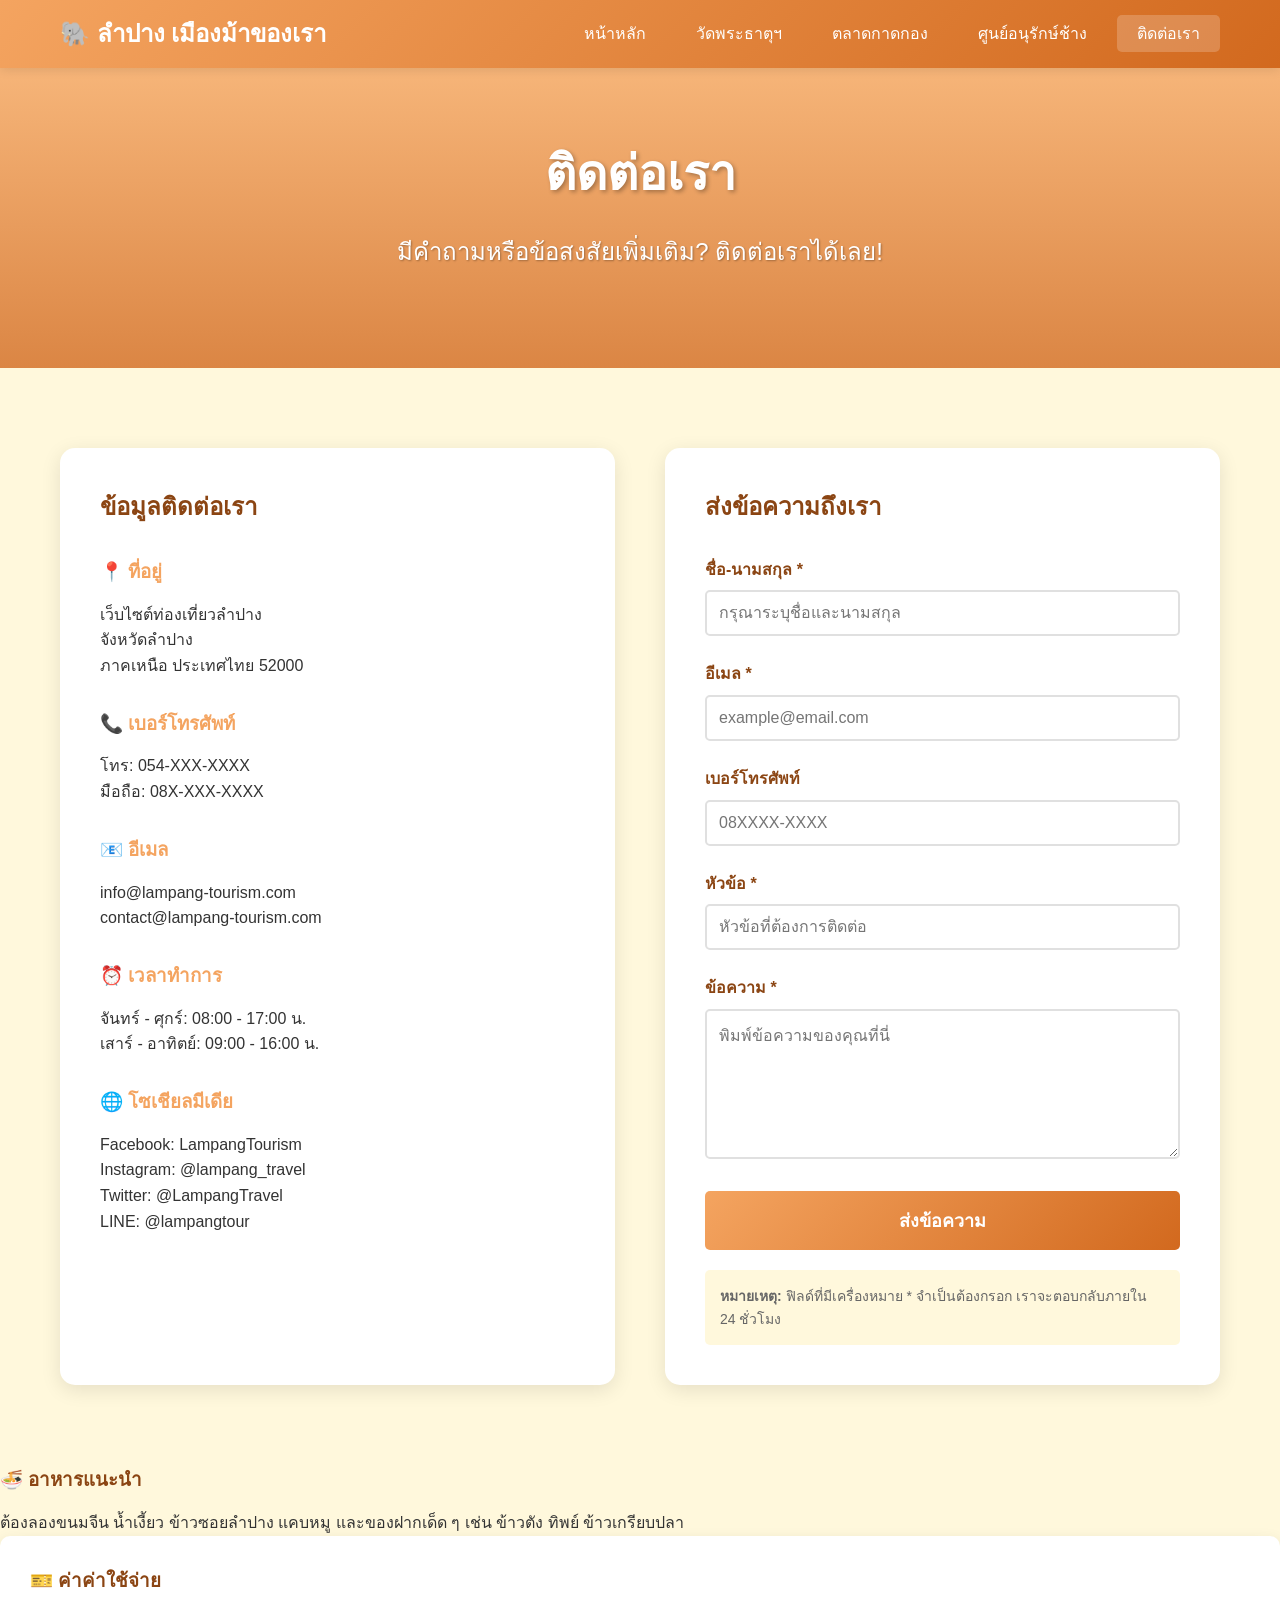
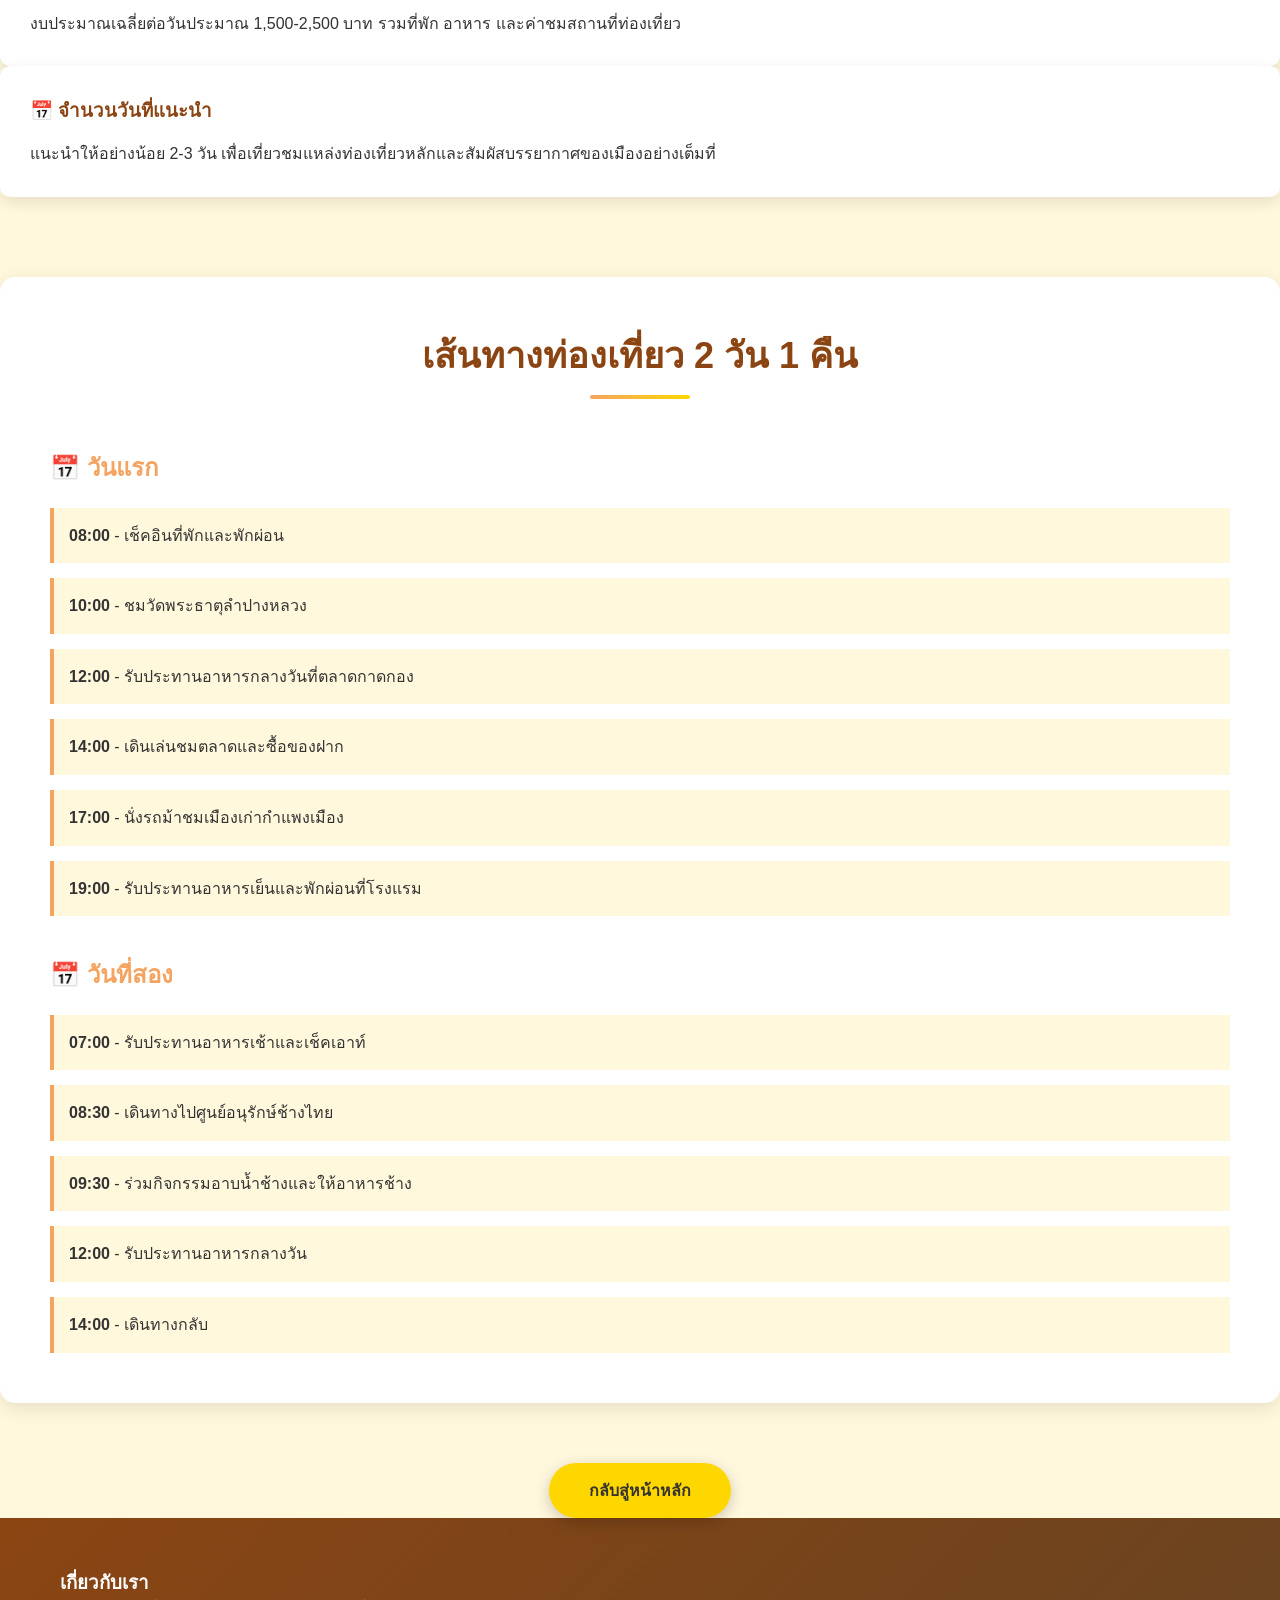
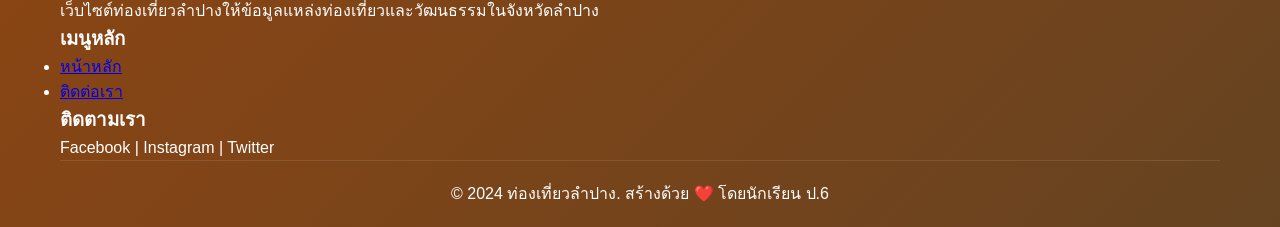
<file: contact.html>
<!DOCTYPE html>
<html lang="th">
<head>
    <meta charset="UTF-8">
    <meta name="viewport" content="width=device-width, initial-scale=1.0">
    <title>ติดต่อเรา - ท่องเที่ยวลำปาง</title>
    <link rel="stylesheet" href="styles.css">
</head>
<body>
    <!-- Header และ Navigation -->
    <header>
        <div class="container">
            <div class="logo">
                <h1>🐘 ลำปาง เมืองม้าของเรา</h1>
            </div>
            <nav>
                <ul>
                    <li><a href="index.html">หน้าหลัก</a></li>
                    <li><a href="wat-phra-that.html">วัดพระธาตุฯ</a></li>
                    <li><a href="kad-kong-ta.html">ตลาดกาดกอง</a></li>
                    <li><a href="elephant-center.html">ศูนย์อนุรักษ์ช้าง</a></li>
                    <li><a href="contact.html" class="active">ติดต่อเรา</a></li>
                </ul>
            </nav>
        </div>
    </header>

    <!-- Hero Section -->
    <section class="hero" style="height: 300px; background-image: linear-gradient(rgba(244, 164, 96, 0.8), rgba(210, 105, 30, 0.8)), url('https://images.unsplash.com/photo-1423666639041-f56000c27a9a?w=1600&h=400&fit=crop');">
        <div class="hero-content">
            <h2>ติดต่อเรา</h2>
            <p>มีคำถามหรือข้อสงสัยเพิ่มเติม? ติดต่อเราได้เลย!</p>
        </div>
    </section>

    <!-- Contact Section -->
    <section class="contact-section">
        <div class="container">
            <div class="contact-container">
                <div class="contact-info">
                    <h2 style="color: #8B4513; margin-bottom: 30px;">ข้อมูลติดต่อเรา</h2>

                    <div style="margin-bottom: 30px;">
                        <h3 style="color: #F4A460; margin-bottom: 15px;">📍 ที่อยู่</h3>
                        <p>เว็บไซต์ท่องเที่ยวลำปาง<br>
                        จังหวัดลำปาง<br>
                        ภาคเหนือ ประเทศไทย 52000</p>
                    </div>

                    <div style="margin-bottom: 30px;">
                        <h3 style="color: #F4A460; margin-bottom: 15px;">📞 เบอร์โทรศัพท์</h3>
                        <p>โทร: 054-XXX-XXXX<br>
                        มือถือ: 08X-XXX-XXXX</p>
                    </div>

                    <div style="margin-bottom: 30px;">
                        <h3 style="color: #F4A460; margin-bottom: 15px;">📧 อีเมล</h3>
                        <p>info@lampang-tourism.com<br>
                        contact@lampang-tourism.com</p>
                    </div>

                    <div style="margin-bottom: 30px;">
                        <h3 style="color: #F4A460; margin-bottom: 15px;">⏰ เวลาทำการ</h3>
                        <p>จันทร์ - ศุกร์: 08:00 - 17:00 น.<br>
                        เสาร์ - อาทิตย์: 09:00 - 16:00 น.</p>
                    </div>

                    <div>
                        <h3 style="color: #F4A460; margin-bottom: 15px;">🌐 โซเชียลมีเดีย</h3>
                        <p>Facebook: LampangTourism<br>
                        Instagram: @lampang_travel<br>
                        Twitter: @LampangTravel<br>
                        LINE: @lampangtour</p>
                    </div>
                </div>

                <div class="contact-form">
                    <h2 style="color: #8B4513; margin-bottom: 30px;">ส่งข้อความถึงเรา</h2>
                    <form>
                        <div class="form-group">
                            <label for="name">ชื่อ-นามสกุล *</label>
                            <input type="text" id="name" name="name" required placeholder="กรุณาระบุชื่อและนามสกุล">
                        </div>

                        <div class="form-group">
                            <label for="email">อีเมล *</label>
                            <input type="email" id="email" name="email" required placeholder="example@email.com">
                        </div>

                        <div class="form-group">
                            <label for="phone">เบอร์โทรศัพท์</label>
                            <input type="tel" id="phone" name="phone" placeholder="08XXXX-XXXX">
                        </div>

                        <div class="form-group">
                            <label for="subject">หัวข้อ *</label>
                            <input type="text" id="subject" name="subject" required placeholder="หัวข้อที่ต้องการติดต่อ">
                        </div>

                        <div class="form-group">
                            <label for="message">ข้อความ *</label>
                            <textarea id="message" name="message" required placeholder="พิมพ์ข้อความของคุณที่นี่"></textarea>
                        </div>

                        <button type="submit" class="submit-btn">ส่งข้อความ</button>
                    </form>

                    <div style="margin-top: 20px; padding: 15px; background-color: #FFF8DC; border-radius: 5px;">
                        <p style="font-size: 14px; color: #666; margin: 0;">
                            <strong>หมายเหตุ:</strong> ฟิลด์ที่มีเครื่องหมาย * จำเป็นต้องกรอก เราจะตอบกลับภายใน 24 ชั่วโมง
                        </p>
                    </div>
                </div>
            </div>
        </div>
    </section>
</body>
</html>
<h3 style="color: #8B4513; margin-bottom: 15px;">🍜 อาหารแนะนำ</h3>
<p>ต้องลองขนมจีน น้ำเงี้ยว ข้าวซอยลำปาง แคบหมู และของฝากเด็ด ๆ เช่น ข้าวตัง ทิพย์ ข้าวเกรียบปลา</p>
</div>

<div style="background-color: white; padding: 30px; border-radius: 10px; box-shadow: 0 5px 15px rgba(0,0,0,0.1);">
    <h3 style="color: #8B4513; margin-bottom: 15px;">🎫 ค่าค่าใช้จ่าย</h3>
    <p>งบประมาณเฉลี่ยต่อวันประมาณ 1,500-2,500 บาท รวมที่พัก อาหาร และค่าชมสถานที่ท่องเที่ยว</p>
</div>

<div style="background-color: white; padding: 30px; border-radius: 10px; box-shadow: 0 5px 15px rgba(0,0,0,0.1);">
    <h3 style="color: #8B4513; margin-bottom: 15px;">📅 จำนวนวันที่แนะนำ</h3>
    <p>แนะนำให้อย่างน้อย 2-3 วัน เพื่อเที่ยวชมแหล่งท่องเที่ยวหลักและสัมผัสบรรยากาศของเมืองอย่างเต็มที่</p>
</div>

<!-- เส้นทางท่องเที่ยวแนะนำ -->
<div style="margin-top: 80px; background-color: white; padding: 50px; border-radius: 15px; box-shadow: 0 5px 20px rgba(0,0,0,0.1);">
    <h2 class="section-title">เส้นทางท่องเที่ยว 2 วัน 1 คืน</h2>

    <div style="margin-bottom: 40px;">
        <h3 style="color: #F4A460; margin-bottom: 20px; font-size: 24px;">📅 วันแรก</h3>
        <ul style="list-style: none; padding-left: 0;">
            <li style="padding: 15px; border-left: 4px solid #F4A460; margin-bottom: 15px; background-color: #FFF8DC;">
                <strong>08:00</strong> - เช็คอินที่พักและพักผ่อน
            </li>
            <li style="padding: 15px; border-left: 4px solid #F4A460; margin-bottom: 15px; background-color: #FFF8DC;">
                <strong>10:00</strong> - ชมวัดพระธาตุลำปางหลวง
            </li>
            <li style="padding: 15px; border-left: 4px solid #F4A460; margin-bottom: 15px; background-color: #FFF8DC;">
                <strong>12:00</strong> - รับประทานอาหารกลางวันที่ตลาดกาดกอง
            </li>
            <li style="padding: 15px; border-left: 4px solid #F4A460; margin-bottom: 15px; background-color: #FFF8DC;">
                <strong>14:00</strong> - เดินเล่นชมตลาดและซื้อของฝาก
            </li>
            <li style="padding: 15px; border-left: 4px solid #F4A460; margin-bottom: 15px; background-color: #FFF8DC;">
                <strong>17:00</strong> - นั่งรถม้าชมเมืองเก่ากำแพงเมือง
            </li>
            <li style="padding: 15px; border-left: 4px solid #F4A460; background-color: #FFF8DC;">
                <strong>19:00</strong> - รับประทานอาหารเย็นและพักผ่อนที่โรงแรม
            </li>
        </ul>
    </div>

    <div>
        <h3 style="color: #F4A460; margin-bottom: 20px; font-size: 24px;">📅 วันที่สอง</h3>
        <ul style="list-style: none; padding-left: 0;">
            <li style="padding: 15px; border-left: 4px solid #F4A460; margin-bottom: 15px; background-color: #FFF8DC;">
                <strong>07:00</strong> - รับประทานอาหารเช้าและเช็คเอาท์
            </li>
            <li style="padding: 15px; border-left: 4px solid #F4A460; margin-bottom: 15px; background-color: #FFF8DC;">
                <strong>08:30</strong> - เดินทางไปศูนย์อนุรักษ์ช้างไทย
            </li>
            <li style="padding: 15px; border-left: 4px solid #F4A460; margin-bottom: 15px; background-color: #FFF8DC;">
                <strong>09:30</strong> - ร่วมกิจกรรมอาบน้ำช้างและให้อาหารช้าง
            </li>
            <li style="padding: 15px; border-left: 4px solid #F4A460; margin-bottom: 15px; background-color: #FFF8DC;">
                <strong>12:00</strong> - รับประทานอาหารกลางวัน
            </li>
            <li style="padding: 15px; border-left: 4px solid #F4A460; background-color: #FFF8DC;">
                <strong>14:00</strong> - เดินทางกลับ
            </li>
        </ul>
    </div>
</div>

<!-- ปุ่มกลับสู่หน้าหลัก -->
<div style="margin-top: 60px; text-align: center;">
    <a href="index.html" class="btn">กลับสู่หน้าหลัก</a>
</div>
</div>
</section>

<!-- Footer -->
<footer>
    <div class="container">
        <div class="footer-content">
            <div class="footer-section">
                <h3>เกี่ยวกับเรา</h3>
                <p>เว็บไซต์ท่องเที่ยวลำปางให้ข้อมูลแหล่งท่องเที่ยวและวัฒนธรรมในจังหวัดลำปาง</p>
            </div>
            <div class="footer-section">
                <h3>เมนูหลัก</h3>
                <ul>
                    <li><a href="index.html">หน้าหลัก</a></li>
                    <li><a href="contact.html">ติดต่อเรา</a></li>
                </ul>
            </div>
            <div class="footer-section">
                <h3>ติดตามเรา</h3>
                <p>Facebook | Instagram | Twitter</p>
            </div>
        </div>
        <div class="footer-bottom">
            <p>&copy; 2024 ท่องเที่ยวลำปาง. สร้างด้วย ❤️ โดยนักเรียน ป.6</p>
        </div>
    </div>
</footer>
</body>
</html>
</file>
<file: styles.css>
/* ========== ตั้งค่าพื้นฐาน ========== */
* {
    margin: 0;
    padding: 0;
    box-sizing: border-box;
  }
  
  body {
    font-family: 'Segoe UI', Tahoma, Geneva, Verdana, sans-serif;
    line-height: 1.6;
    color: #333;
    background-color: #FFF8DC;
  }
  
  .container {
    max-width: 1200px;
    margin: 0 auto;
    padding: 0 20px;
  }
  
  /* ========== Header และ Navigation ========== */
  header {
    background: linear-gradient(135deg, #F4A460 0%, #D2691E 100%);
    box-shadow: 0 2px 10px rgba(0,0,0,0.1);
    position: sticky;
    top: 0;
    z-index: 1000;
  }
  
  header .container {
    display: flex;
    justify-content: space-between;
    align-items: center;
    padding: 15px 20px;
  }
  
  .logo h1 {
    color: white;
    font-size: 24px;
    font-weight: bold;
  }
  
  nav ul {
    display: flex;
    list-style: none;
    gap: 10px;
  }
  
  nav ul li a {
    color: white;
    text-decoration: none;
    padding: 10px 20px;
    border-radius: 5px;
    transition: all 0.3s ease;
    font-weight: 500;
  }
  
  nav ul li a:hover,
  nav ul li a.active {
    background-color: rgba(255,255,255,0.2);
    transform: translateY(-2px);
  }
  
  /* ========== Hero Section ========== */
  .hero {
    background: linear-gradient(
      rgba(244,164,96,0.8),
      rgba(210,105,30,0.8)
    ),
    url('images/lampang2.jpg') center/cover;
    height: 500px;
    display: flex;
    align-items: center;
    justify-content: center;
    text-align: center;
    color: white;
  }
  
  .hero-content h2 {
    font-size: 48px;
    margin-bottom: 20px;
    text-shadow: 2px 2px 4px rgba(0,0,0,0.3);
  }
  
  .hero-content p {
    font-size: 24px;
    margin-bottom: 30px;
    text-shadow: 1px 1px 2px rgba(0,0,0,0.3);
  }
  
  .btn {
    display: inline-block;
    padding: 15px 40px;
    background-color: #FFD700;
    color: #333;
    text-decoration: none;
    border-radius: 50px;
    font-weight: bold;
    transition: all 0.3s ease;
    box-shadow: 0 4px 15px rgba(0,0,0,0.2);
  }
  
  .btn:hover {
    background-color: #FFA500;
    transform: translateY(-3px);
    box-shadow: 0 6px 20px rgba(0,0,0,0.3);
  }
  
  /* ========== Section Title ========== */
  .section-title {
    text-align: center;
    font-size: 36px;
    color: #8B4513;
    margin-bottom: 50px;
    position: relative;
    padding-bottom: 15px;
  }
  
  .section-title::after {
    content: '';
    position: absolute;
    bottom: 0;
    left: 50%;
    transform: translateX(-50%);
    width: 100px;
    height: 4px;
    background: linear-gradient(90deg, #F4A460, #FFD700);
    border-radius: 2px;
  }
  
  /* ========== About Section ========== */
  .about {
    padding: 80px 0;
    background-color: white;
  }
  
  .content-wrapper {
    display: flex;
    align-items: center;
    gap: 50px;
  }
  
  .content-text {
    flex: 1;
  }
  
  .content-text p {
    font-size: 18px;
    margin-bottom: 20px;
    text-align: justify;
    line-height: 1.8;
  }
  
  .content-image {
    flex: 1;
  }
  
  .content-image img {
    width: 100%;
    border-radius: 15px;
    box-shadow: 0 10px 30px rgba(0,0,0,0.2);
    transition: transform 0.3s ease;
  }
  
  .content-image img:hover {
    transform: scale(1.05);
  }
  
  /* ========== Attractions Section ========== */
  .attractions {
    padding: 80px 0;
  }
  
  .attraction-item {
    display: flex;
    align-items: center;
    gap: 50px;
    margin-bottom: 60px;
    background-color: white;
    padding: 40px;
    border-radius: 15px;
    box-shadow: 0 5px 20px rgba(0,0,0,0.1);
    transition: transform 0.3s ease;
  }
  
  .attraction-item:hover {
    transform: translateY(-5px);
    box-shadow: 0 10px 30px rgba(0,0,0,0.15);
  }
  
  .attraction-item.reverse {
    flex-direction: row-reverse;
  }
  
  .attraction-image {
    flex: 1;
  }
  
  .attraction-image img {
    width: 100%;
    border-radius: 10px;
    box-shadow: 0 5px 15px rgba(0,0,0,0.1);
  }
  
  .attraction-content {
    flex: 1;
  }
  
  .attraction-content h3 {
    font-size: 28px;
    color: #8B4513;
    margin-bottom: 20px;
  }
  
  .attraction-content p {
    font-size: 16px;
    line-height: 1.8;
    margin-bottom: 20px;
    text-align: justify;
  }
  
  .btn-link {
    display: inline-block;
    color: #F4A460;
    text-decoration: none;
    font-weight: bold;
    font-size: 18px;
    transition: all 0.3s ease;
  }
  
  .btn-link:hover {
    color: #D2691E;
    transform: translateX(5px);
  }
  
  /* ========== Detail Page Styles ========== */
  .detail-hero {
    background: linear-gradient(
      rgba(244,164,96,0.8),
      rgba(210,105,30,0.8)
    ),
    url('https://images.unsplash.com/photo-1551882547-ff40c63fe5fa?w=1600&h=400&fit=crop')
    center/cover;
    height: 300px;
    display: flex;
    align-items: center;
    justify-content: center;
    text-align: center;
    color: white;
  }
  
  .detail-hero h2 {
    font-size: 42px;
    text-shadow: 2px 2px 4px rgba(0,0,0,0.3);
  }
  
  .detail-content {
    padding: 80px 0;
    background-color: white;
  }
  
  .info-box {
    background-color: #FFF8DC;
    padding: 30px;
    border-radius: 10px;
    border-left: 5px solid #F4A460;
    margin: 30px 0;
  }
  
  .info-box h3 {
    color: #8B4513;
    margin-bottom: 15px;
    font-size: 24px;
  }
  
  .info-box ul {
    list-style: none;
  }
  
  .info-box ul li {
    padding: 10px 0;
    border-bottom: 1px solid #e0e0e0;
    font-size: 16px;
  }
  
  .info-box ul li:last-child {
    border-bottom: none;
  }
  
  .info-box ul li::before {
    content: "✓ ";
    color: #F4A460;
    font-weight: bold;
    margin-right: 10px;
  }
  
  /* ========== Gallery ========== */
  .gallery {
    display: grid;
    grid-template-columns: repeat(auto-fit, minmax(300px,1fr));
    gap: 20px;
    margin-top: 40px;
  }
  
  .gallery img {
    width: 100%;
    height: 250px;
    object-fit: cover;
    border-radius: 10px;
    box-shadow: 0 5px 15px rgba(0,0,0,0.1);
    transition: transform 0.3s ease;
  }
  
  .gallery img:hover {
    transform: scale(1.05);
  }
  
  /* ========== Contact Section ========== */
  .contact-section {
    padding: 80px 0;
  }
  
  .contact-container {
    display: flex;
    gap: 50px;
  }
  
  .contact-info,
  .contact-form {
    flex: 1;
    background-color: white;
    padding: 40px;
    border-radius: 15px;
    box-shadow: 0 5px 20px rgba(0,0,0,0.1);
  }
  
  .form-group {
    margin-bottom: 25px;
  }
  
  .form-group label {
    display: block;
    margin-bottom: 8px;
    color: #8B4513;
    font-weight: bold;
  }
  
  .form-group input,
  .form-group textarea {
    width: 100%;
    padding: 12px;
    border: 2px solid #e0e0e0;
    border-radius: 5px;
    font-size: 16px;
  }
  
  .form-group textarea {
    min-height: 150px;
    resize: vertical;
  }
  
  .submit-btn {
    width: 100%;
    padding: 15px;
    background: linear-gradient(135deg, #F4A460, #D2691E);
    color: white;
    border: none;
    border-radius: 5px;
    font-size: 18px;
    font-weight: bold;
    cursor: pointer;
  }
  
  /* ========== Footer ========== */
  footer {
    background: linear-gradient(135deg, #8B4513, #654321);
    color: white;
    padding: 50px 0 20px;
  }
  
  .footer-bottom {
    text-align: center;
    padding-top: 20px;
    border-top: 1px solid rgba(255,255,255,0.1);
  }
  
  /* ========== Responsive ========== */
  @media (max-width: 768px) {
    header .container,
    .content-wrapper,
    .attraction-item,
    .contact-container {
      flex-direction: column;
    }
  
    .hero-content h2 {
      font-size: 32px;
    }
  
    .hero-content p {
      font-size: 18px;
    }
  
    .gallery {
      grid-template-columns: 1fr;
    }
  }
</file>
